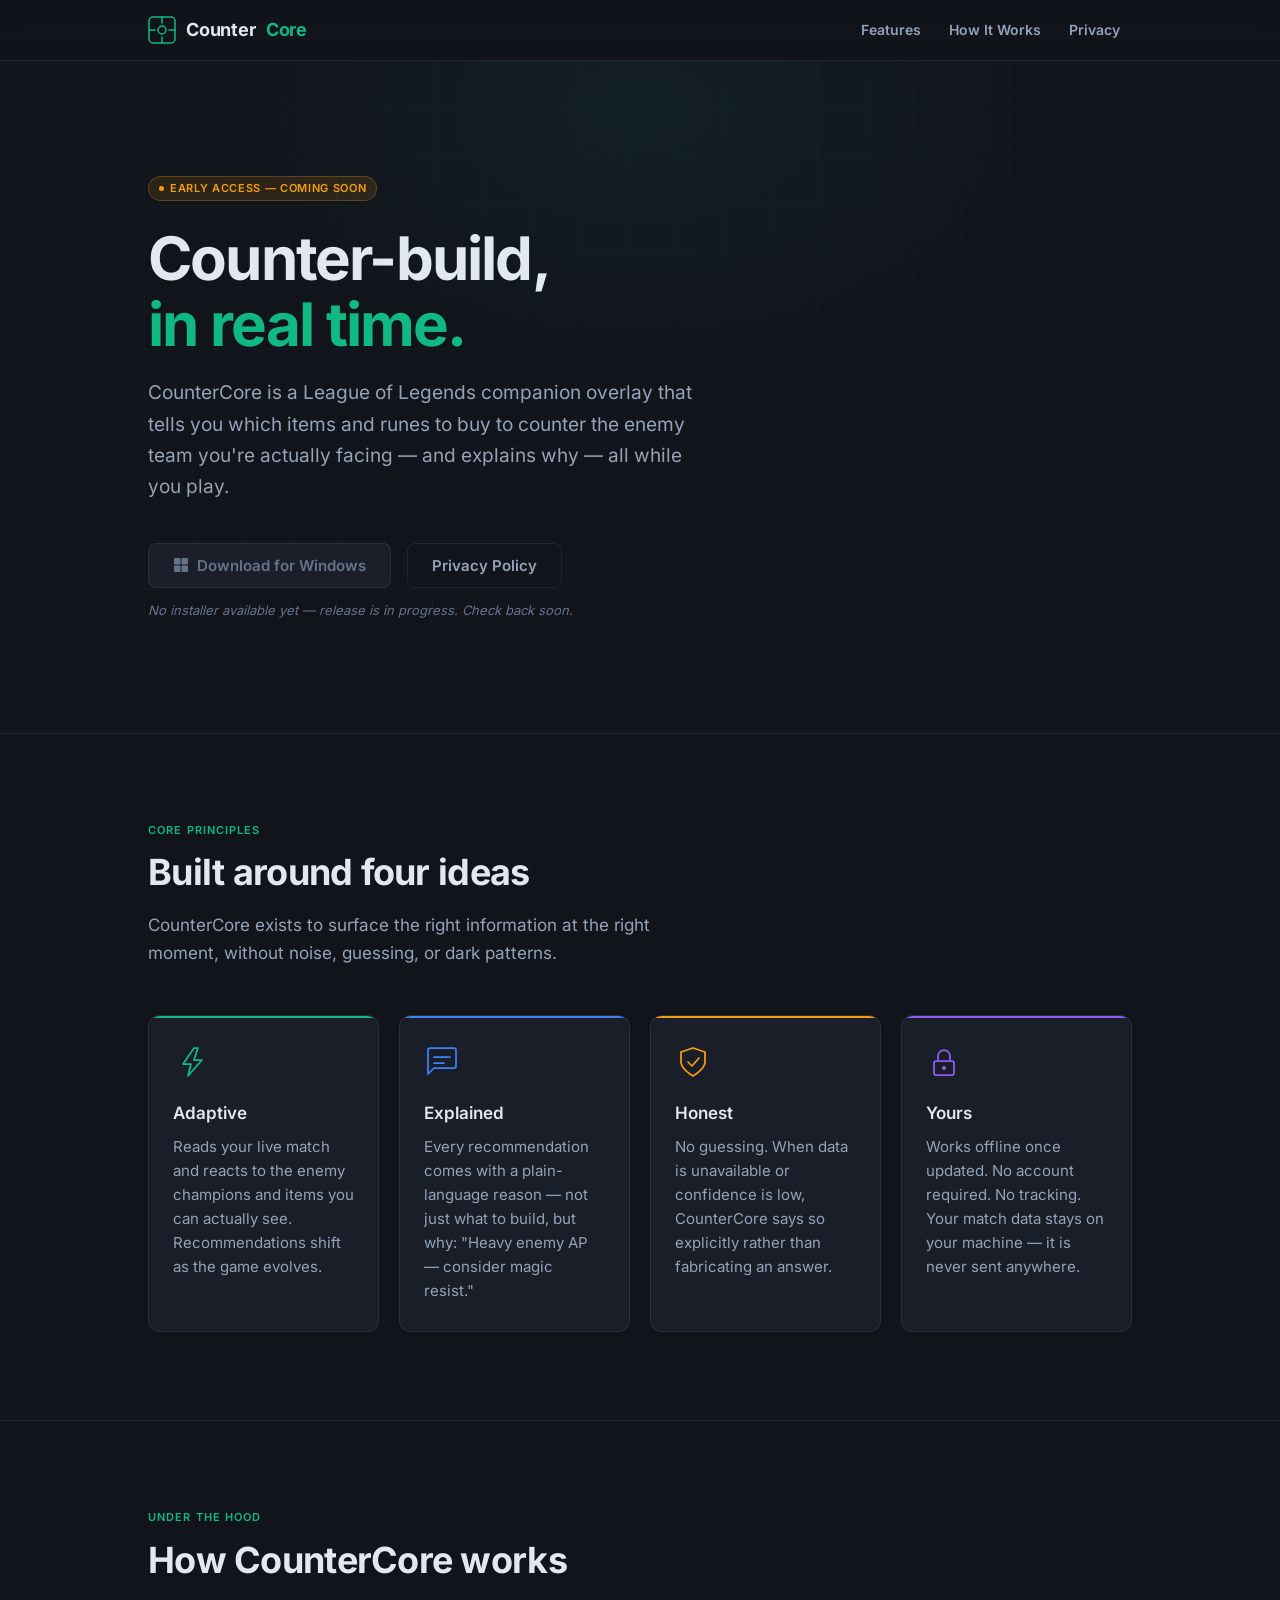
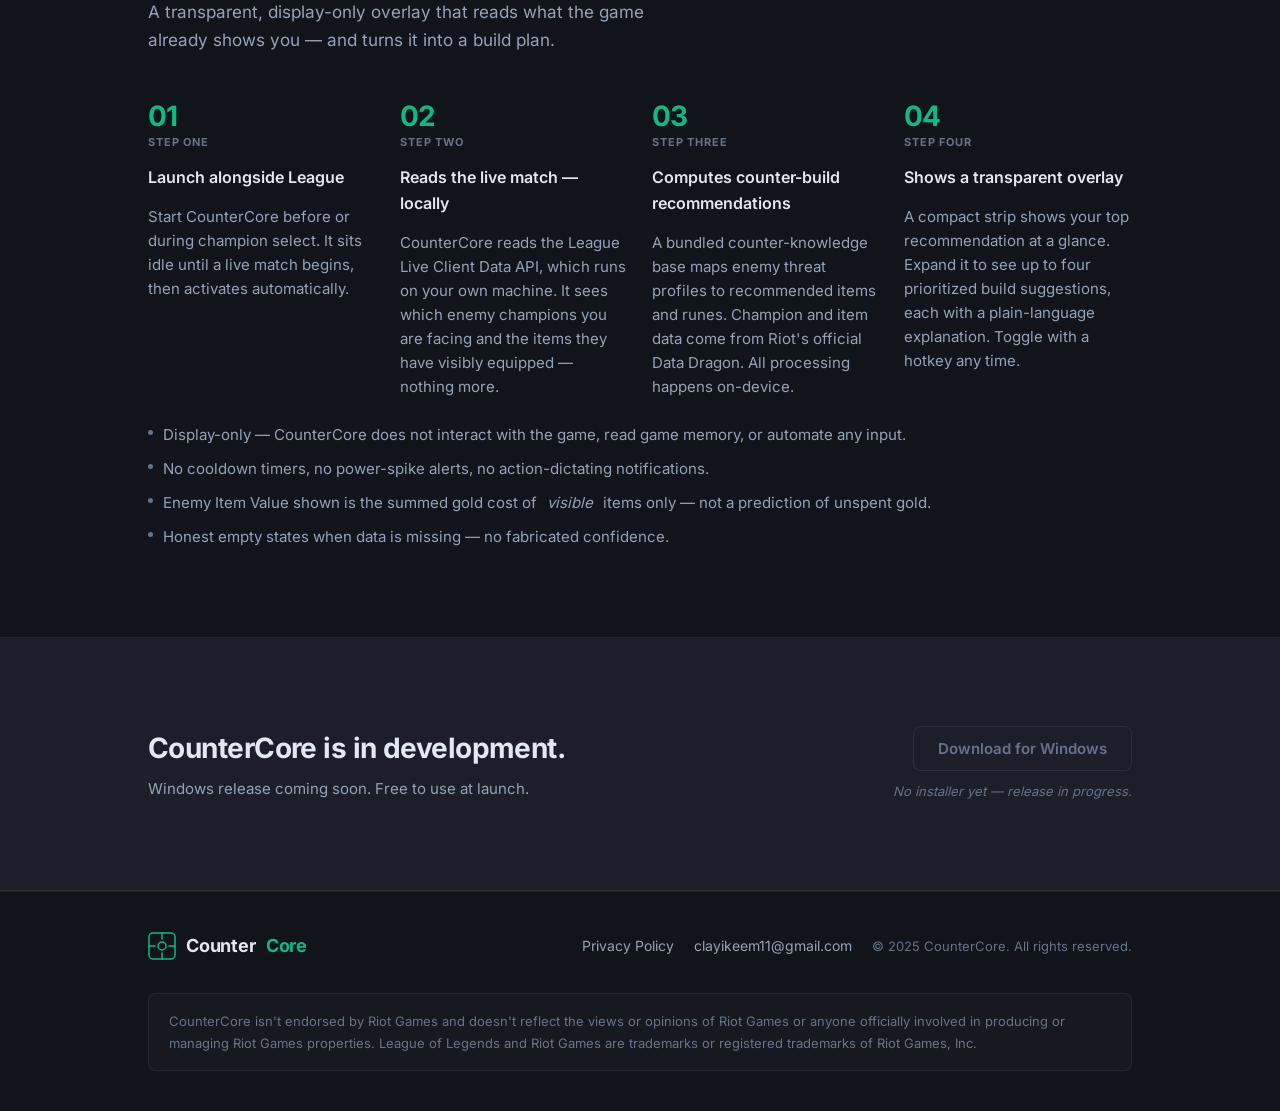
<file: index.html>
<!DOCTYPE html>
<html lang="en">
<head>
  <meta charset="UTF-8" />
  <meta name="viewport" content="width=device-width, initial-scale=1.0" />
  <meta name="description" content="CounterCore is a League of Legends companion overlay that gives you real-time, adaptive counter-build recommendations — which items and runes to buy — with plain-language explanations." />
  <title>CounterCore — Counter-build, in real time.</title>
  <link rel="stylesheet" href="styles.css" />
  <!-- No external network calls. All assets are local. -->
</head>
<body>

  <!-- ======================================================
       HEADER
  ======================================================= -->
  <header class="site-header" role="banner">
    <div class="container">
      <a href="index.html" class="wordmark" aria-label="CounterCore home">
        <!-- Tactical crosshair / overlay icon -->
        <svg class="wordmark-icon" viewBox="0 0 28 28" fill="none" aria-hidden="true" focusable="false">
          <rect x="1" y="1" width="26" height="26" rx="4" stroke="#10B981" stroke-width="1.5"/>
          <circle cx="14" cy="14" r="4" stroke="#10B981" stroke-width="1.5"/>
          <line x1="14" y1="1" x2="14" y2="7" stroke="#10B981" stroke-width="1.5" stroke-linecap="round"/>
          <line x1="14" y1="21" x2="14" y2="27" stroke="#10B981" stroke-width="1.5" stroke-linecap="round"/>
          <line x1="1" y1="14" x2="7" y2="14" stroke="#10B981" stroke-width="1.5" stroke-linecap="round"/>
          <line x1="21" y1="14" x2="27" y2="14" stroke="#10B981" stroke-width="1.5" stroke-linecap="round"/>
        </svg>
        Counter<span>Core</span>
      </a>
      <nav class="site-nav" aria-label="Primary navigation">
        <a href="#features">Features</a>
        <a href="#how-it-works">How It Works</a>
        <a href="privacy.html">Privacy</a>
      </nav>
    </div>
  </header>

  <main id="main-content">

    <!-- ======================================================
         HERO
    ======================================================= -->
    <section class="hero" aria-labelledby="hero-heading">
      <div class="container">

        <div class="hero-eyebrow">
          <span class="status-badge">Early Access — Coming Soon</span>
        </div>

        <h1 class="hero-heading" id="hero-heading">
          Counter-build,<br/>
          <em>in real time.</em>
        </h1>

        <p class="hero-subtext">
          CounterCore is a League of Legends companion overlay that tells you
          which items and runes to buy to counter the enemy team you're actually
          facing — and explains why — all while you play.
        </p>

        <div class="hero-cta">
          <button class="btn btn-disabled" disabled aria-disabled="true" aria-label="Download for Windows — coming soon">
            <!-- Windows icon -->
            <svg width="16" height="16" viewBox="0 0 16 16" fill="none" aria-hidden="true">
              <rect x="1" y="1" width="6.5" height="6.5" rx="1" fill="currentColor"/>
              <rect x="8.5" y="1" width="6.5" height="6.5" rx="1" fill="currentColor"/>
              <rect x="1" y="8.5" width="6.5" height="6.5" rx="1" fill="currentColor"/>
              <rect x="8.5" y="8.5" width="6.5" height="6.5" rx="1" fill="currentColor"/>
            </svg>
            Download for Windows
          </button>
          <a href="privacy.html" class="btn btn-ghost">Privacy Policy</a>
        </div>
        <p class="coming-soon-note" style="margin-top:0.75rem;">
          No installer available yet — release is in progress. Check back soon.
        </p>

      </div>
    </section>

    <!-- ======================================================
         FEATURES
    ======================================================= -->
    <section class="features" id="features" aria-labelledby="features-heading">
      <div class="container">

        <p class="section-label">Core principles</p>
        <h2 class="section-heading" id="features-heading">Built around four ideas</h2>
        <p class="section-intro">
          CounterCore exists to surface the right information at the right moment,
          without noise, guessing, or dark patterns.
        </p>

        <div class="features-grid" role="list">

          <!-- Adaptive -->
          <article class="feature-card" data-accent="emerald" role="listitem">
            <svg class="feature-icon" data-color="emerald" viewBox="0 0 36 36" fill="none" aria-hidden="true">
              <!-- Lightning bolt — reactive / adaptive -->
              <path d="M21 4L10 20h8l-3 12 14-16h-8l4-12z" stroke="currentColor" stroke-width="1.75" stroke-linejoin="round" stroke-linecap="round"/>
            </svg>
            <h3 class="feature-name">Adaptive</h3>
            <p class="feature-desc">
              Reads your live match and reacts to the enemy champions and items
              you can actually see. Recommendations shift as the game evolves.
            </p>
          </article>

          <!-- Explained -->
          <article class="feature-card" data-accent="blue" role="listitem">
            <svg class="feature-icon" data-color="blue" viewBox="0 0 36 36" fill="none" aria-hidden="true">
              <!-- Speech bubble with text lines — explanation -->
              <path d="M4 6a2 2 0 012-2h24a2 2 0 012 2v16a2 2 0 01-2 2H10l-6 6V6z" stroke="currentColor" stroke-width="1.75" stroke-linejoin="round" stroke-linecap="round"/>
              <line x1="10" y1="13" x2="26" y2="13" stroke="currentColor" stroke-width="1.75" stroke-linecap="round"/>
              <line x1="10" y1="19" x2="20" y2="19" stroke="currentColor" stroke-width="1.75" stroke-linecap="round"/>
            </svg>
            <h3 class="feature-name">Explained</h3>
            <p class="feature-desc">
              Every recommendation comes with a plain-language reason — not just
              what to build, but why: "Heavy enemy AP — consider magic resist."
            </p>
          </article>

          <!-- Honest -->
          <article class="feature-card" data-accent="amber" role="listitem">
            <svg class="feature-icon" data-color="amber" viewBox="0 0 36 36" fill="none" aria-hidden="true">
              <!-- Shield with checkmark — honest / trustworthy -->
              <path d="M18 4l12 4v10c0 7-12 14-12 14S6 25 6 18V8l12-4z" stroke="currentColor" stroke-width="1.75" stroke-linejoin="round" stroke-linecap="round"/>
              <polyline points="13,18 17,22 24,14" stroke="currentColor" stroke-width="1.75" stroke-linecap="round" stroke-linejoin="round"/>
            </svg>
            <h3 class="feature-name">Honest</h3>
            <p class="feature-desc">
              No guessing. When data is unavailable or confidence is low,
              CounterCore says so explicitly rather than fabricating an answer.
            </p>
          </article>

          <!-- Yours -->
          <article class="feature-card" data-accent="purple" role="listitem">
            <svg class="feature-icon" data-color="purple" viewBox="0 0 36 36" fill="none" aria-hidden="true">
              <!-- Lock — private / yours -->
              <rect x="8" y="17" width="20" height="14" rx="2" stroke="currentColor" stroke-width="1.75"/>
              <path d="M12 17v-5a6 6 0 0112 0v5" stroke="currentColor" stroke-width="1.75" stroke-linecap="round"/>
              <circle cx="18" cy="24" r="2" fill="currentColor"/>
            </svg>
            <h3 class="feature-name">Yours</h3>
            <p class="feature-desc">
              Works offline once updated. No account required. No tracking.
              Your match data stays on your machine — it is never sent anywhere.
            </p>
          </article>

        </div>
      </div>
    </section>

    <!-- ======================================================
         HOW IT WORKS
    ======================================================= -->
    <section class="how-it-works" id="how-it-works" aria-labelledby="how-heading">
      <div class="container">

        <p class="section-label">Under the hood</p>
        <h2 class="section-heading" id="how-heading">How CounterCore works</h2>
        <p class="section-intro">
          A transparent, display-only overlay that reads what the game already
          shows you — and turns it into a build plan.
        </p>

        <div class="steps" role="list">

          <div class="step" role="listitem">
            <div class="step-number">
              <span>01</span>Step one
            </div>
            <p class="step-title">Launch alongside League</p>
            <p class="step-body">
              Start CounterCore before or during champion select. It sits idle
              until a live match begins, then activates automatically.
            </p>
          </div>

          <div class="step" role="listitem">
            <div class="step-number">
              <span>02</span>Step two
            </div>
            <p class="step-title">Reads the live match — locally</p>
            <p class="step-body">
              CounterCore reads the League Live Client Data API, which runs on
              your own machine. It sees which enemy champions you are facing and
              the items they have visibly equipped — nothing more.
            </p>
          </div>

          <div class="step" role="listitem">
            <div class="step-number">
              <span>03</span>Step three
            </div>
            <p class="step-title">Computes counter-build recommendations</p>
            <p class="step-body">
              A bundled counter-knowledge base maps enemy threat profiles to
              recommended items and runes. Champion and item data come from
              Riot's official Data Dragon. All processing happens on-device.
            </p>
          </div>

          <div class="step" role="listitem">
            <div class="step-number">
              <span>04</span>Step four
            </div>
            <p class="step-title">Shows a transparent overlay</p>
            <p class="step-body">
              A compact strip shows your top recommendation at a glance.
              Expand it to see up to four prioritized build suggestions, each
              with a plain-language explanation. Toggle with a hotkey any time.
            </p>
          </div>

        </div>

        <ul class="constraint-list" aria-label="What CounterCore does not do">
          <li>Display-only — CounterCore does not interact with the game, read game memory, or automate any input.</li>
          <li>No cooldown timers, no power-spike alerts, no action-dictating notifications.</li>
          <li>Enemy Item Value shown is the summed gold cost of <em>visible</em> items only — not a prediction of unspent gold.</li>
          <li>Honest empty states when data is missing — no fabricated confidence.</li>
        </ul>

      </div>
    </section>

    <!-- ======================================================
         CTA STRIP
    ======================================================= -->
    <section class="cta-strip" aria-labelledby="cta-heading">
      <div class="container">
        <div class="cta-inner">
          <div>
            <h2 id="cta-heading">CounterCore is in development.</h2>
            <p>Windows release coming soon. Free to use at launch.</p>
          </div>
          <div class="cta-actions">
            <button class="btn btn-disabled" disabled aria-disabled="true" aria-label="Download for Windows — coming soon">
              Download for Windows
            </button>
            <span class="coming-soon-note">No installer yet — release in progress.</span>
          </div>
        </div>
      </div>
    </section>

  </main>

  <!-- ======================================================
       FOOTER
  ======================================================= -->
  <footer class="site-footer" role="contentinfo">
    <div class="container">
      <div class="footer-inner">

        <div class="footer-top">
          <a href="index.html" class="wordmark" aria-label="CounterCore home">
            <svg class="wordmark-icon" viewBox="0 0 28 28" fill="none" aria-hidden="true" focusable="false" width="22" height="22">
              <rect x="1" y="1" width="26" height="26" rx="4" stroke="#10B981" stroke-width="1.5"/>
              <circle cx="14" cy="14" r="4" stroke="#10B981" stroke-width="1.5"/>
              <line x1="14" y1="1" x2="14" y2="7" stroke="#10B981" stroke-width="1.5" stroke-linecap="round"/>
              <line x1="14" y1="21" x2="14" y2="27" stroke="#10B981" stroke-width="1.5" stroke-linecap="round"/>
              <line x1="1" y1="14" x2="7" y2="14" stroke="#10B981" stroke-width="1.5" stroke-linecap="round"/>
              <line x1="21" y1="14" x2="27" y2="14" stroke="#10B981" stroke-width="1.5" stroke-linecap="round"/>
            </svg>
            Counter<span>Core</span>
          </a>
          <nav class="footer-links" aria-label="Footer navigation">
            <a href="privacy.html">Privacy Policy</a>
            <a href="mailto:clayikeem11@gmail.com">clayikeem11@gmail.com</a>
            <span class="footer-copyright">&copy; 2025 CounterCore. All rights reserved.</span>
          </nav>
        </div>

        <div class="footer-disclaimer" role="note" aria-label="Riot Games disclaimer">
          <p>
            CounterCore isn't endorsed by Riot Games and doesn't reflect the views or opinions of
            Riot Games or anyone officially involved in producing or managing Riot Games properties.
            League of Legends and Riot Games are trademarks or registered trademarks of Riot Games, Inc.
          </p>
        </div>

      </div>
    </div>
  </footer>

</body>
</html>
</file>
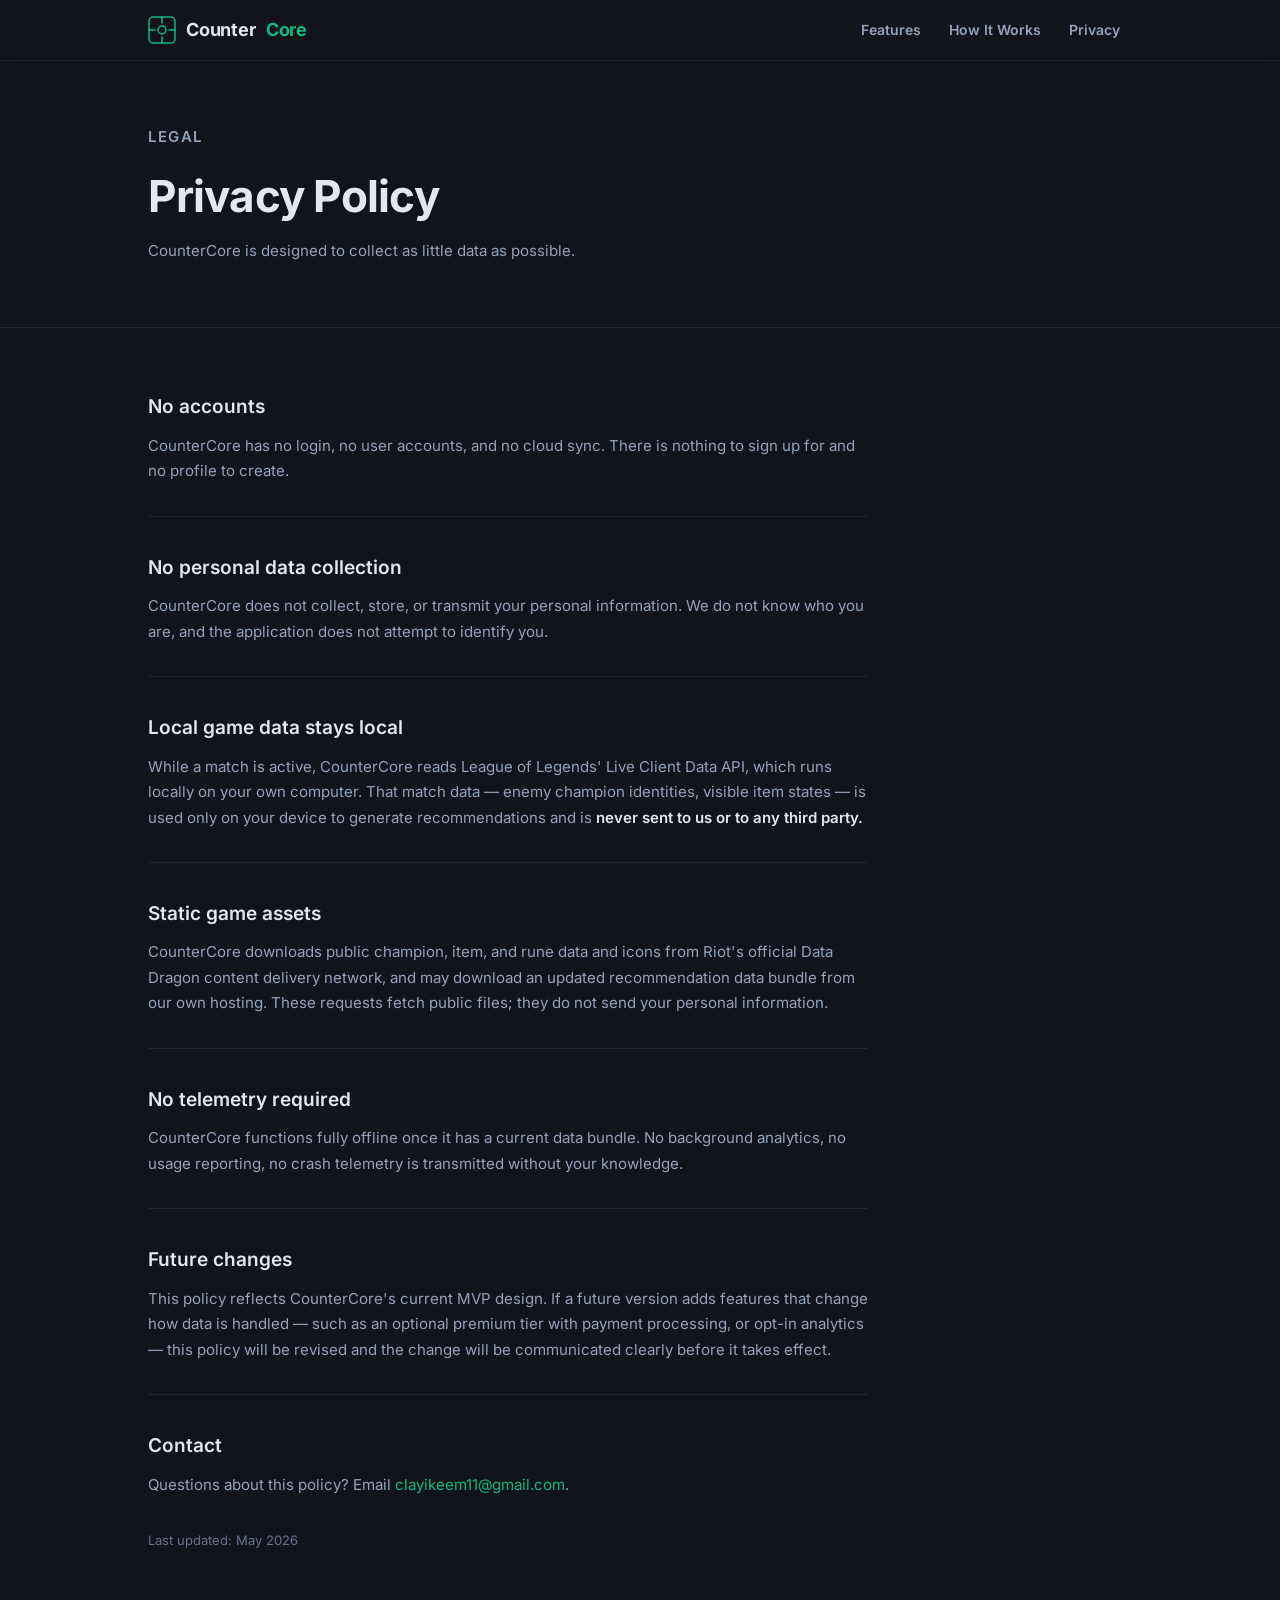
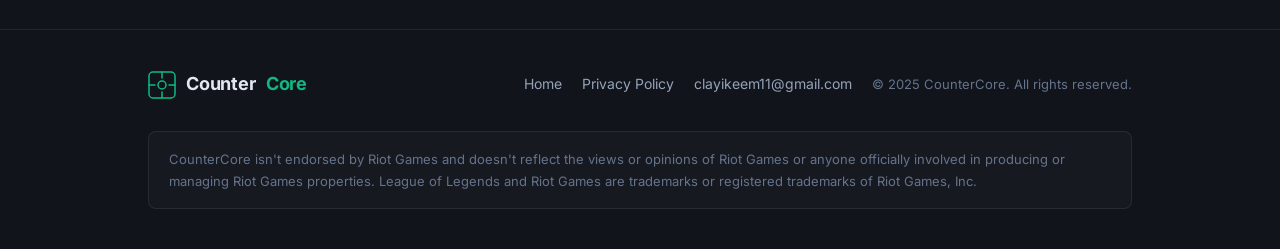
<file: privacy.html>
<!DOCTYPE html>
<html lang="en">
<head>
  <meta charset="UTF-8" />
  <meta name="viewport" content="width=device-width, initial-scale=1.0" />
  <meta name="description" content="CounterCore Privacy Policy — we collect as little data as possible." />
  <title>Privacy Policy — CounterCore</title>
  <link rel="stylesheet" href="styles.css" />
  <!-- No external network calls. All assets are local. -->
</head>
<body>

  <!-- ======================================================
       HEADER
  ======================================================= -->
  <header class="site-header" role="banner">
    <div class="container">
      <a href="index.html" class="wordmark" aria-label="CounterCore home">
        <svg class="wordmark-icon" viewBox="0 0 28 28" fill="none" aria-hidden="true" focusable="false">
          <rect x="1" y="1" width="26" height="26" rx="4" stroke="#10B981" stroke-width="1.5"/>
          <circle cx="14" cy="14" r="4" stroke="#10B981" stroke-width="1.5"/>
          <line x1="14" y1="1" x2="14" y2="7" stroke="#10B981" stroke-width="1.5" stroke-linecap="round"/>
          <line x1="14" y1="21" x2="14" y2="27" stroke="#10B981" stroke-width="1.5" stroke-linecap="round"/>
          <line x1="1" y1="14" x2="7" y2="14" stroke="#10B981" stroke-width="1.5" stroke-linecap="round"/>
          <line x1="21" y1="14" x2="27" y2="14" stroke="#10B981" stroke-width="1.5" stroke-linecap="round"/>
        </svg>
        Counter<span>Core</span>
      </a>
      <nav class="site-nav" aria-label="Primary navigation">
        <a href="index.html#features">Features</a>
        <a href="index.html#how-it-works">How It Works</a>
        <a href="privacy.html" aria-current="page">Privacy</a>
      </nav>
    </div>
  </header>

  <main id="main-content">

    <!-- ======================================================
         PRIVACY HERO
    ======================================================= -->
    <div class="privacy-hero">
      <div class="container">
        <p class="section-label">Legal</p>
        <h1>Privacy Policy</h1>
        <p>CounterCore is designed to collect as little data as possible.</p>
      </div>
    </div>

    <!-- ======================================================
         PRIVACY CONTENT
    ======================================================= -->
    <div class="privacy-body">
      <div class="container">
        <div class="privacy-content">

          <h2>No accounts</h2>
          <p>
            CounterCore has no login, no user accounts, and no cloud sync.
            There is nothing to sign up for and no profile to create.
          </p>

          <div class="privacy-divider" aria-hidden="true"></div>

          <h2>No personal data collection</h2>
          <p>
            CounterCore does not collect, store, or transmit your personal
            information. We do not know who you are, and the application does
            not attempt to identify you.
          </p>

          <div class="privacy-divider" aria-hidden="true"></div>

          <h2>Local game data stays local</h2>
          <p>
            While a match is active, CounterCore reads League of Legends'
            Live Client Data API, which runs locally on your own computer.
            That match data — enemy champion identities, visible item states —
            is used only on your device to generate recommendations and is
            <strong>never sent to us or to any third party.</strong>
          </p>

          <div class="privacy-divider" aria-hidden="true"></div>

          <h2>Static game assets</h2>
          <p>
            CounterCore downloads public champion, item, and rune data and
            icons from Riot's official Data Dragon content delivery network,
            and may download an updated recommendation data bundle from our
            own hosting. These requests fetch public files; they do not
            send your personal information.
          </p>

          <div class="privacy-divider" aria-hidden="true"></div>

          <h2>No telemetry required</h2>
          <p>
            CounterCore functions fully offline once it has a current data
            bundle. No background analytics, no usage reporting, no crash
            telemetry is transmitted without your knowledge.
          </p>

          <div class="privacy-divider" aria-hidden="true"></div>

          <h2>Future changes</h2>
          <p>
            This policy reflects CounterCore's current MVP design. If a
            future version adds features that change how data is handled —
            such as an optional premium tier with payment processing, or
            opt-in analytics — this policy will be revised and the change
            will be communicated clearly before it takes effect.
          </p>

          <div class="privacy-divider" aria-hidden="true"></div>

          <h2>Contact</h2>
          <p>
            Questions about this policy?
            Email <a href="mailto:clayikeem11@gmail.com">clayikeem11@gmail.com</a>.
          </p>

          <p style="color: var(--text-muted); font-size:0.8125rem; margin-top: 2rem;">
            Last updated: May 2026
          </p>

        </div>
      </div>
    </div>

  </main>

  <!-- ======================================================
       FOOTER
  ======================================================= -->
  <footer class="site-footer" role="contentinfo">
    <div class="container">
      <div class="footer-inner">

        <div class="footer-top">
          <a href="index.html" class="wordmark" aria-label="CounterCore home">
            <svg class="wordmark-icon" viewBox="0 0 28 28" fill="none" aria-hidden="true" focusable="false" width="22" height="22">
              <rect x="1" y="1" width="26" height="26" rx="4" stroke="#10B981" stroke-width="1.5"/>
              <circle cx="14" cy="14" r="4" stroke="#10B981" stroke-width="1.5"/>
              <line x1="14" y1="1" x2="14" y2="7" stroke="#10B981" stroke-width="1.5" stroke-linecap="round"/>
              <line x1="14" y1="21" x2="14" y2="27" stroke="#10B981" stroke-width="1.5" stroke-linecap="round"/>
              <line x1="1" y1="14" x2="7" y2="14" stroke="#10B981" stroke-width="1.5" stroke-linecap="round"/>
              <line x1="21" y1="14" x2="27" y2="14" stroke="#10B981" stroke-width="1.5" stroke-linecap="round"/>
            </svg>
            Counter<span>Core</span>
          </a>
          <nav class="footer-links" aria-label="Footer navigation">
            <a href="index.html">Home</a>
            <a href="privacy.html" aria-current="page">Privacy Policy</a>
            <a href="mailto:clayikeem11@gmail.com">clayikeem11@gmail.com</a>
            <span class="footer-copyright">&copy; 2025 CounterCore. All rights reserved.</span>
          </nav>
        </div>

        <div class="footer-disclaimer" role="note" aria-label="Riot Games disclaimer">
          <p>
            CounterCore isn't endorsed by Riot Games and doesn't reflect the views or opinions of
            Riot Games or anyone officially involved in producing or managing Riot Games properties.
            League of Legends and Riot Games are trademarks or registered trademarks of Riot Games, Inc.
          </p>
        </div>

      </div>
    </div>
  </footer>

</body>
</html>
</file>
<file: styles.css>
/* ====================================================================
   CounterCore — Tactical Obsidian design system
   Zero external dependencies. Self-hosted Inter only.
   ==================================================================== */

/* ---- Font ---- */
@font-face {
  font-family: 'Inter';
  src: url('fonts/inter.woff2') format('woff2');
  font-weight: 100 900;
  font-style: normal;
  font-display: swap;
}

/* ---- Tokens ---- */
:root {
  --bg-panel:        #12141C;
  --bg-card:         rgba(28, 31, 42, 0.95);
  --bg-card-solid:   #1C1F2A;
  --bg-subtle:       rgba(255, 255, 255, 0.03);
  --border:          rgba(255, 255, 255, 0.07);
  --border-accent:   rgba(16, 185, 129, 0.25);

  --text-primary:    #E2E8F0;
  --text-secondary:  #94A3B8;
  --text-muted:      #64748B;

  --emerald:         #10B981;
  --emerald-dim:     rgba(16, 185, 129, 0.12);
  --amber:           #F59E0B;
  --amber-dim:       rgba(245, 158, 11, 0.12);
  --blue:            #3B82F6;
  --blue-dim:        rgba(59, 130, 246, 0.12);
  --orange:          #F97316;
  --orange-dim:      rgba(249, 115, 22, 0.12);
  --purple:          #8B5CF6;
  --purple-dim:      rgba(139, 92, 246, 0.12);

  --radius-sm:       4px;
  --radius-md:       8px;
  --radius-lg:       12px;

  --font: 'Inter', system-ui, sans-serif;

  --max-width:       1080px;
  --gutter:          clamp(1.25rem, 5vw, 3rem);
}

/* ---- Reset ---- */
*, *::before, *::after { box-sizing: border-box; margin: 0; padding: 0; }

html {
  scroll-behavior: smooth;
  -webkit-text-size-adjust: 100%;
}

body {
  font-family: var(--font);
  font-size: 1rem;
  line-height: 1.6;
  background-color: var(--bg-panel);
  color: var(--text-primary);
  -webkit-font-smoothing: antialiased;
  -moz-osx-font-smoothing: grayscale;
}

img, svg { display: block; max-width: 100%; }
a { color: var(--emerald); text-decoration: none; }
a:hover { text-decoration: underline; }
a:focus-visible { outline: 2px solid var(--emerald); outline-offset: 3px; border-radius: 2px; }

/* ---- Layout helpers ---- */
.container {
  width: 100%;
  max-width: var(--max-width);
  margin-inline: auto;
  padding-inline: var(--gutter);
}

/* ---- Site Header ---- */
.site-header {
  position: sticky;
  top: 0;
  z-index: 100;
  background: rgba(18, 20, 28, 0.9);
  backdrop-filter: blur(12px);
  -webkit-backdrop-filter: blur(12px);
  border-bottom: 1px solid var(--border);
}

.site-header .container {
  display: flex;
  align-items: center;
  justify-content: space-between;
  height: 60px;
  gap: 1.5rem;
}

.wordmark {
  display: flex;
  align-items: center;
  gap: 10px;
  font-size: 1.125rem;
  font-weight: 700;
  letter-spacing: -0.01em;
  color: var(--text-primary);
  text-decoration: none;
}

.wordmark:hover { text-decoration: none; }

.wordmark-icon {
  width: 28px;
  height: 28px;
  flex-shrink: 0;
}

.wordmark span { color: var(--emerald); }

.site-nav {
  display: flex;
  align-items: center;
  gap: 0.25rem;
}

.site-nav a {
  font-size: 0.875rem;
  font-weight: 600;
  color: var(--text-secondary);
  padding: 0.4rem 0.75rem;
  border-radius: var(--radius-sm);
  transition: color 0.15s, background 0.15s;
  text-decoration: none;
}

.site-nav a:hover {
  color: var(--text-primary);
  background: var(--bg-subtle);
  text-decoration: none;
}

/* ---- Status badge ---- */
.status-badge {
  display: inline-flex;
  align-items: center;
  gap: 6px;
  font-size: 0.6875rem;
  font-weight: 600;
  letter-spacing: 0.06em;
  text-transform: uppercase;
  color: var(--amber);
  background: var(--amber-dim);
  border: 1px solid rgba(245, 158, 11, 0.25);
  padding: 3px 10px;
  border-radius: 100px;
}

.status-badge::before {
  content: '';
  width: 5px;
  height: 5px;
  border-radius: 50%;
  background: var(--amber);
  flex-shrink: 0;
}

/* ---- Hero ---- */
.hero {
  padding-block: clamp(4rem, 10vw, 7rem);
  border-bottom: 1px solid var(--border);
  position: relative;
  overflow: hidden;
}

/* Subtle grid texture */
.hero::before {
  content: '';
  position: absolute;
  inset: 0;
  background-image:
    linear-gradient(rgba(16, 185, 129, 0.04) 1px, transparent 1px),
    linear-gradient(90deg, rgba(16, 185, 129, 0.04) 1px, transparent 1px);
  background-size: 48px 48px;
  pointer-events: none;
}

/* Radial glow behind hero content */
.hero::after {
  content: '';
  position: absolute;
  top: -30%;
  left: 50%;
  transform: translateX(-50%);
  width: 800px;
  height: 500px;
  background: radial-gradient(ellipse at center, rgba(16, 185, 129, 0.07) 0%, transparent 70%);
  pointer-events: none;
}

.hero .container { position: relative; z-index: 1; }

.hero-eyebrow {
  margin-bottom: 1.5rem;
}

.hero-heading {
  font-size: clamp(2.25rem, 5vw, 3.75rem);
  font-weight: 700;
  letter-spacing: -0.03em;
  line-height: 1.1;
  margin-bottom: 1.25rem;
  max-width: 700px;
}

.hero-heading em {
  font-style: normal;
  color: var(--emerald);
}

.hero-subtext {
  font-size: clamp(1rem, 2.5vw, 1.1875rem);
  color: var(--text-secondary);
  max-width: 560px;
  line-height: 1.65;
  margin-bottom: 2.5rem;
}

.hero-cta {
  display: flex;
  align-items: center;
  flex-wrap: wrap;
  gap: 1rem;
}

/* ---- Buttons ---- */
.btn {
  display: inline-flex;
  align-items: center;
  gap: 8px;
  font-family: var(--font);
  font-size: 0.9375rem;
  font-weight: 600;
  border-radius: var(--radius-md);
  padding: 0.7rem 1.5rem;
  border: 1px solid transparent;
  cursor: pointer;
  transition: all 0.18s;
  text-decoration: none;
  line-height: 1.4;
  white-space: nowrap;
}

.btn:focus-visible { outline: 2px solid var(--emerald); outline-offset: 3px; }

.btn-primary {
  background: var(--emerald);
  color: #0a1a12;
  border-color: var(--emerald);
}
.btn-primary:hover {
  background: #0ecf73;
  border-color: #0ecf73;
  text-decoration: none;
  color: #0a1a12;
}

.btn-disabled {
  background: var(--bg-card-solid);
  color: var(--text-muted);
  border-color: var(--border);
  cursor: not-allowed;
  pointer-events: none;
}

.btn-ghost {
  background: transparent;
  color: var(--text-secondary);
  border-color: var(--border);
}
.btn-ghost:hover {
  color: var(--text-primary);
  border-color: rgba(255, 255, 255, 0.18);
  background: var(--bg-subtle);
  text-decoration: none;
}

.coming-soon-note {
  font-size: 0.8125rem;
  color: var(--text-muted);
  font-style: italic;
}

/* ---- Section structure ---- */
section { padding-block: clamp(3.5rem, 8vw, 5.5rem); }

.section-label {
  font-size: 0.6875rem;
  font-weight: 600;
  letter-spacing: 0.1em;
  text-transform: uppercase;
  color: var(--emerald);
  margin-bottom: 0.75rem;
}

.section-heading {
  font-size: clamp(1.5rem, 3.5vw, 2.25rem);
  font-weight: 700;
  letter-spacing: -0.02em;
  line-height: 1.2;
  margin-bottom: 1rem;
}

.section-intro {
  font-size: 1.0625rem;
  color: var(--text-secondary);
  max-width: 560px;
  line-height: 1.65;
  margin-bottom: 3rem;
}

/* ---- Features ---- */
.features { border-bottom: 1px solid var(--border); }

.features-grid {
  display: grid;
  grid-template-columns: repeat(auto-fit, minmax(220px, 1fr));
  gap: 1.25rem;
}

.feature-card {
  background: var(--bg-card);
  border: 1px solid var(--border);
  border-radius: var(--radius-lg);
  padding: 1.75rem 1.5rem;
  position: relative;
  overflow: hidden;
  transition: border-color 0.2s, transform 0.2s;
}

.feature-card:hover {
  border-color: var(--border-accent);
  transform: translateY(-2px);
}

/* Top accent line per card */
.feature-card::before {
  content: '';
  position: absolute;
  top: 0;
  left: 0;
  right: 0;
  height: 2px;
}

.feature-card[data-accent="emerald"]::before  { background: var(--emerald); }
.feature-card[data-accent="amber"]::before    { background: var(--amber); }
.feature-card[data-accent="blue"]::before     { background: var(--blue); }
.feature-card[data-accent="purple"]::before   { background: var(--purple); }

.feature-icon {
  width: 36px;
  height: 36px;
  margin-bottom: 1.25rem;
  flex-shrink: 0;
}

.feature-icon[data-color="emerald"] { color: var(--emerald); }
.feature-icon[data-color="amber"]   { color: var(--amber); }
.feature-icon[data-color="blue"]    { color: var(--blue); }
.feature-icon[data-color="purple"]  { color: var(--purple); }

.feature-name {
  font-size: 1.0625rem;
  font-weight: 600;
  margin-bottom: 0.5rem;
  color: var(--text-primary);
}

.feature-desc {
  font-size: 0.9375rem;
  color: var(--text-secondary);
  line-height: 1.6;
}

/* ---- How it works ---- */
.how-it-works { border-bottom: 1px solid var(--border); }

.steps {
  display: grid;
  grid-template-columns: repeat(auto-fit, minmax(220px, 1fr));
  gap: 1.5rem;
}

.step {
  display: flex;
  flex-direction: column;
  gap: 0.875rem;
}

.step-number {
  font-size: 0.6875rem;
  font-weight: 700;
  letter-spacing: 0.08em;
  text-transform: uppercase;
  color: var(--text-muted);
}

.step-number span {
  font-size: 1.75rem;
  font-weight: 700;
  letter-spacing: -0.04em;
  color: var(--emerald);
  display: block;
  line-height: 1;
  margin-bottom: 4px;
}

.step-title {
  font-size: 1rem;
  font-weight: 600;
  color: var(--text-primary);
}

.step-body {
  font-size: 0.9375rem;
  color: var(--text-secondary);
  line-height: 1.6;
}

/* Connector dots between steps */
.steps-connector {
  display: none;
}

/* ---- Constraint list (overlay details) ---- */
.constraint-list {
  list-style: none;
  display: flex;
  flex-direction: column;
  gap: 0.625rem;
  margin-top: 1.5rem;
}

.constraint-list li {
  display: flex;
  align-items: flex-start;
  gap: 0.625rem;
  font-size: 0.9375rem;
  color: var(--text-secondary);
}

.constraint-list li::before {
  content: '';
  width: 5px;
  height: 5px;
  border-radius: 50%;
  background: var(--text-muted);
  flex-shrink: 0;
  margin-top: 0.5em;
}

/* ---- CTA strip ---- */
.cta-strip {
  border-bottom: 1px solid var(--border);
  background: var(--bg-card-solid);
}

.cta-inner {
  display: flex;
  flex-direction: column;
  align-items: flex-start;
  gap: 1.75rem;
}

@media (min-width: 640px) {
  .cta-inner {
    flex-direction: row;
    align-items: center;
    justify-content: space-between;
  }
}

.cta-inner h2 {
  font-size: clamp(1.25rem, 3vw, 1.75rem);
  font-weight: 700;
  letter-spacing: -0.02em;
}

.cta-inner p {
  margin-top: 0.375rem;
  font-size: 0.9375rem;
  color: var(--text-secondary);
}

.cta-actions {
  display: flex;
  flex-direction: column;
  align-items: flex-start;
  gap: 0.625rem;
  flex-shrink: 0;
}

@media (min-width: 640px) {
  .cta-actions { align-items: flex-end; }
}

/* ---- Footer ---- */
.site-footer {
  border-top: 1px solid var(--border);
  padding-block: 2.5rem;
}

.footer-inner {
  display: flex;
  flex-direction: column;
  gap: 2rem;
}

.footer-top {
  display: flex;
  flex-direction: column;
  gap: 1rem;
}

@media (min-width: 640px) {
  .footer-top {
    flex-direction: row;
    align-items: center;
    justify-content: space-between;
  }
}

.footer-links {
  display: flex;
  align-items: center;
  gap: 1.25rem;
  flex-wrap: wrap;
}

.footer-links a {
  font-size: 0.875rem;
  color: var(--text-secondary);
  text-decoration: none;
}

.footer-links a:hover { color: var(--text-primary); text-decoration: underline; }

.footer-copyright {
  font-size: 0.8125rem;
  color: var(--text-muted);
}

.footer-disclaimer {
  background: rgba(255,255,255,0.025);
  border: 1px solid var(--border);
  border-radius: var(--radius-md);
  padding: 1rem 1.25rem;
}

.footer-disclaimer p {
  font-size: 0.8125rem;
  color: var(--text-muted);
  line-height: 1.7;
}

/* ---- Privacy page ---- */
.privacy-hero {
  padding-block: clamp(2.5rem, 6vw, 4rem);
  border-bottom: 1px solid var(--border);
}

.privacy-hero h1 {
  font-size: clamp(1.75rem, 4vw, 2.75rem);
  font-weight: 700;
  letter-spacing: -0.02em;
  margin-bottom: 0.5rem;
}

.privacy-hero p {
  color: var(--text-secondary);
  font-size: 0.9375rem;
}

.privacy-body {
  padding-block: clamp(2.5rem, 6vw, 4rem);
}

.privacy-content {
  max-width: 720px;
}

.privacy-content h2 {
  font-size: 1.1875rem;
  font-weight: 600;
  margin-top: 2.25rem;
  margin-bottom: 0.625rem;
  color: var(--text-primary);
}

.privacy-content h2:first-of-type { margin-top: 0; }

.privacy-content p {
  font-size: 0.9375rem;
  color: var(--text-secondary);
  line-height: 1.7;
  margin-bottom: 0.875rem;
}

.privacy-content a {
  color: var(--emerald);
}

.privacy-content strong {
  color: var(--text-primary);
  font-weight: 600;
}

.privacy-divider {
  height: 1px;
  background: var(--border);
  margin-block: 2rem;
}

/* ---- Responsive ---- */
@media (max-width: 600px) {
  .site-nav a:not(:last-child) { display: none; }
}
</file>
